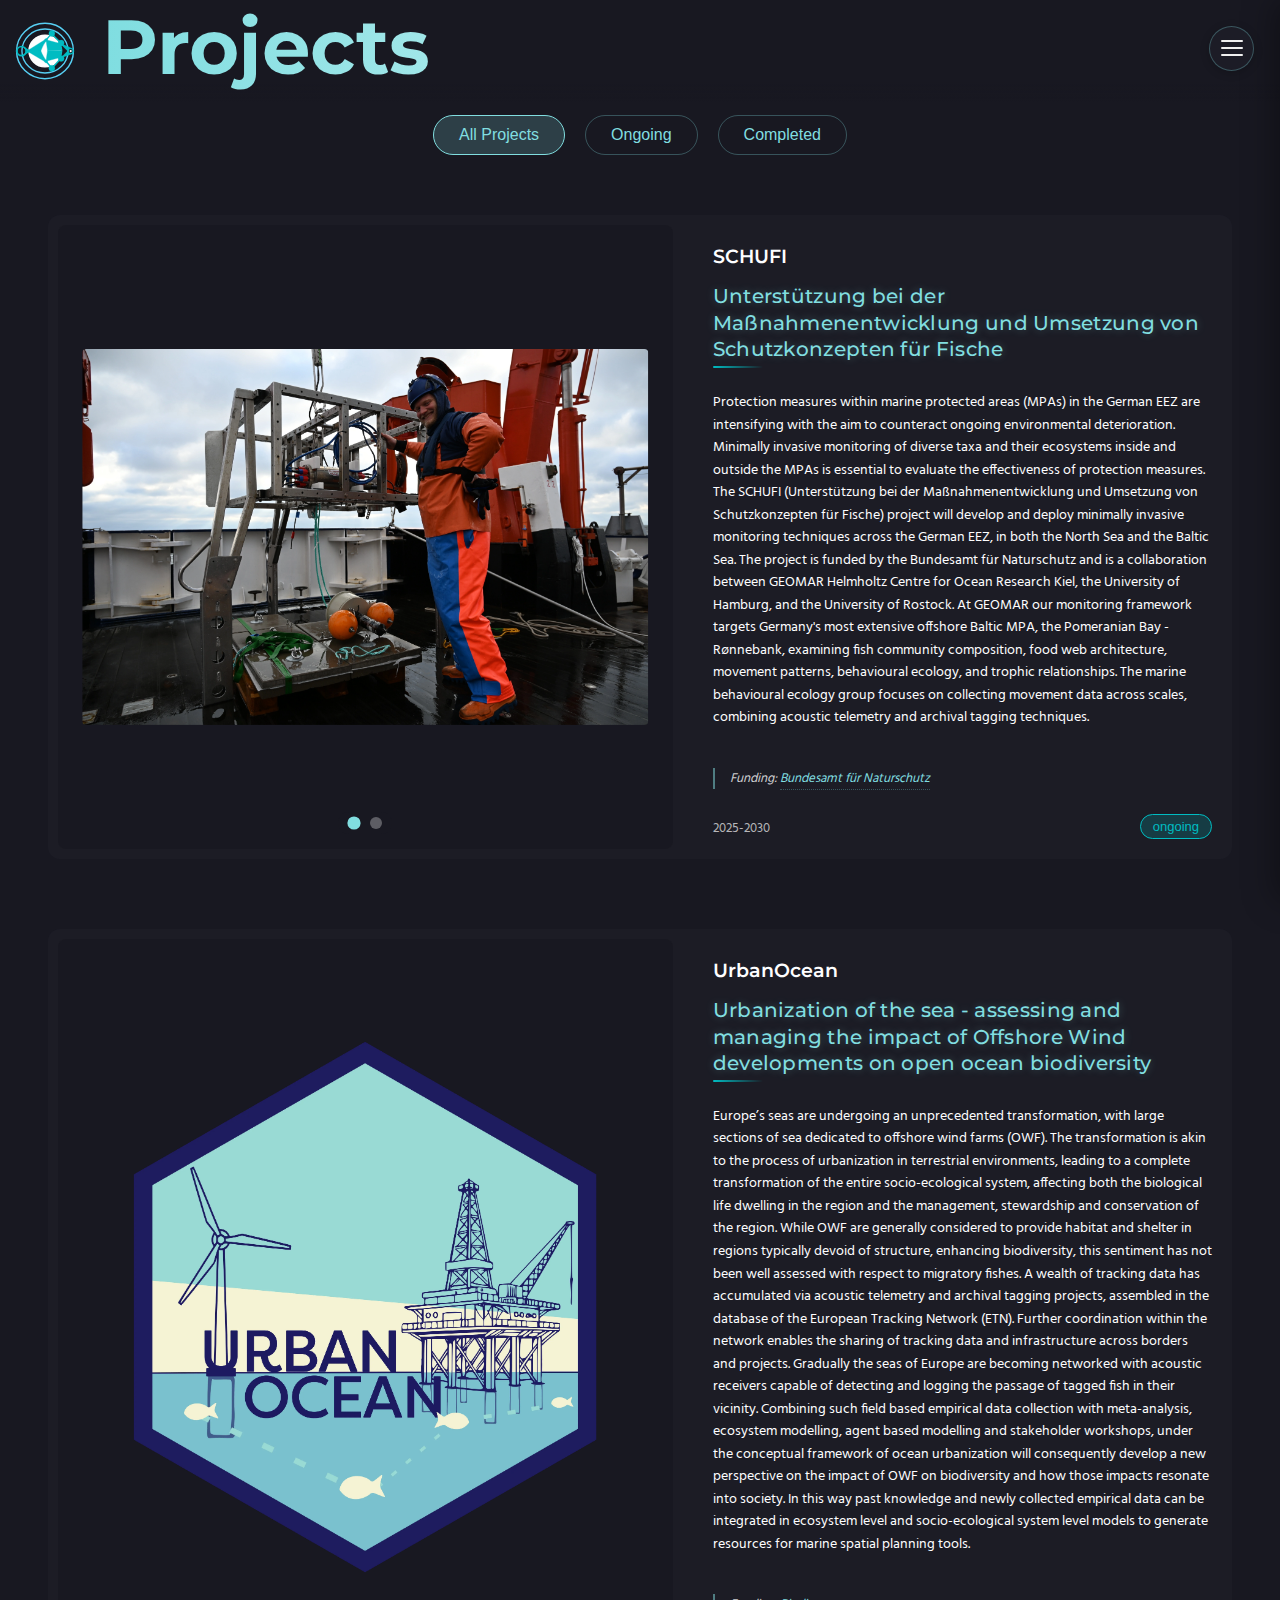
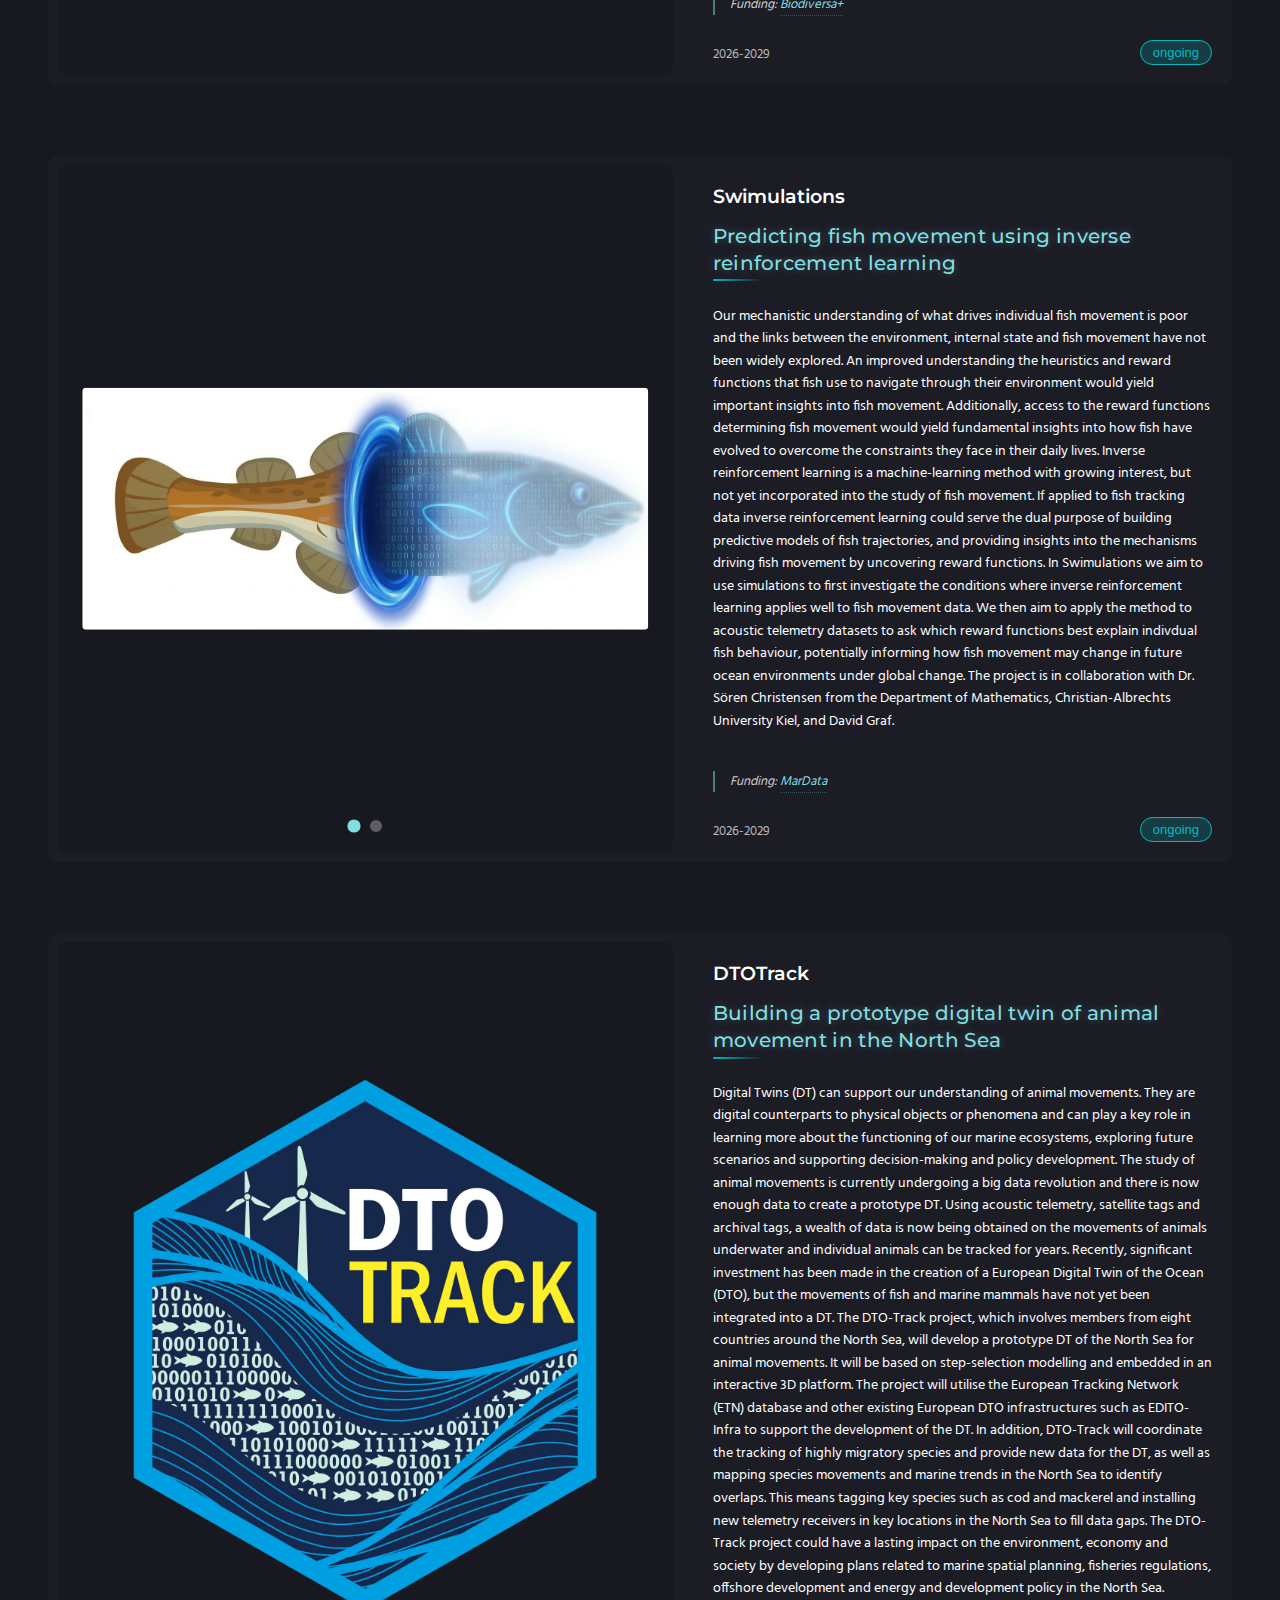
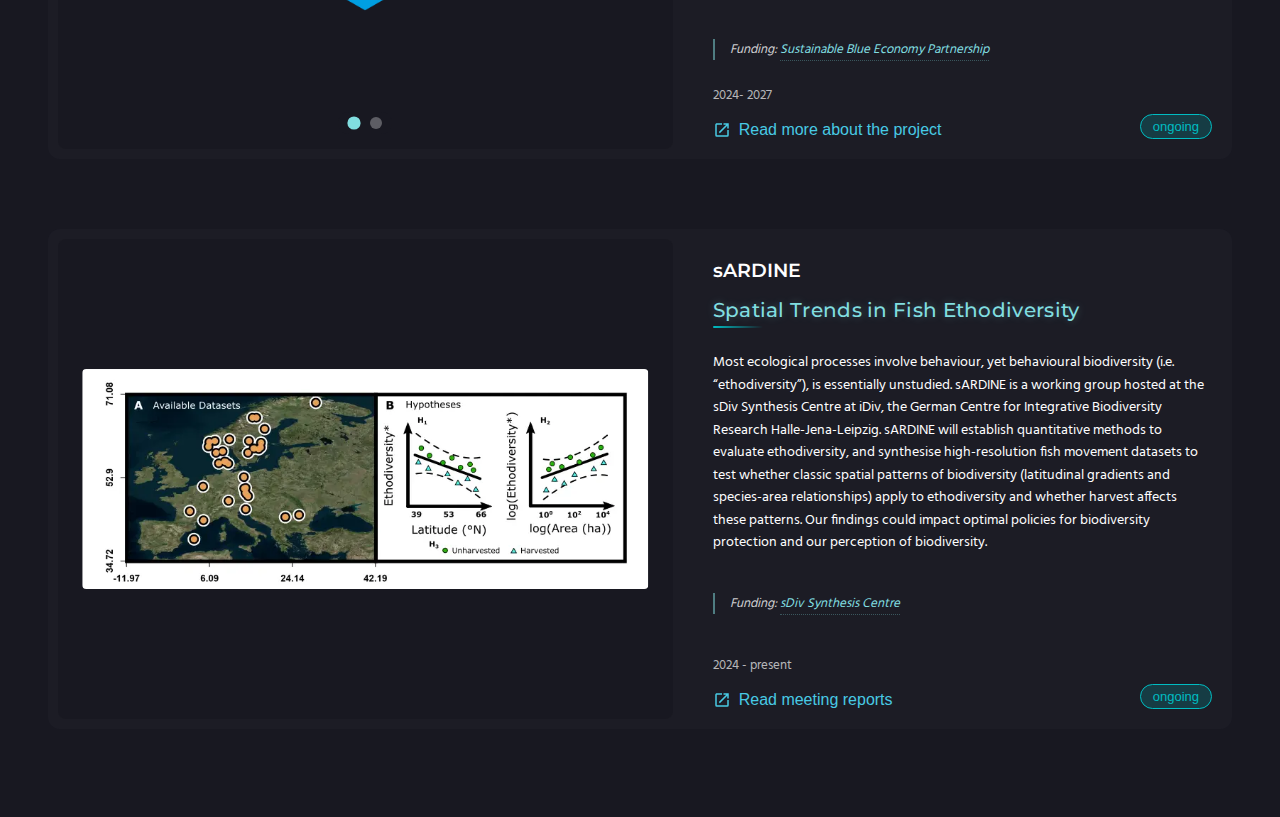
<file: Projects.html>
<!DOCTYPE html>
<html lang="en">
  
  <style>
    @import url('https://fonts.googleapis.com/css2?family=Montserrat&display=swap');
    @import url('https://fonts.googleapis.com/css2?family=Hind:wght@300&family=Montserrat&display=swap');
  </style>
  
  <head>
    <meta charset="UTF-8">
    <meta name="viewport" content="width=device-width, initial-scale=1.0">
    <meta http-equiv="X-UA-Compatible" content="ie=edge">
    <link rel="shortcut icon" type="image/xl-icon" href="LogoBlack.svg" sizes="32x32">
    <title>MarBehEco_Projects</title>
    <link rel="stylesheet" href="style_projects.css">
    <link rel="stylesheet" href="style_navbar.css">
  </head>

  <body>
    <div class="header-bg"></div>
  
    <div id="projects-page">
      <div class="logo-container">
        <img src="LogoLight.svg" alt="Logolight" id="logolight">
      </div>
      <h2>Projects</h2>
      
      <div class="projects-parent-container">
        <div id="projects-filter">
          <button class="filter-btn active" data-filter="all">All Projects</button>
          <button class="filter-btn" data-filter="ongoing">Ongoing</button>
          <button class="filter-btn" data-filter="completed">Completed</button>
        </div>
        <div id="projects-container"></div>
      </div>
    </div>
    
    <div id="navbar-container"></div>
  
    <script src="script_projects_fetch.js"></script>
    <script src="navbar.js"></script>
  </body>
</html>
</file>
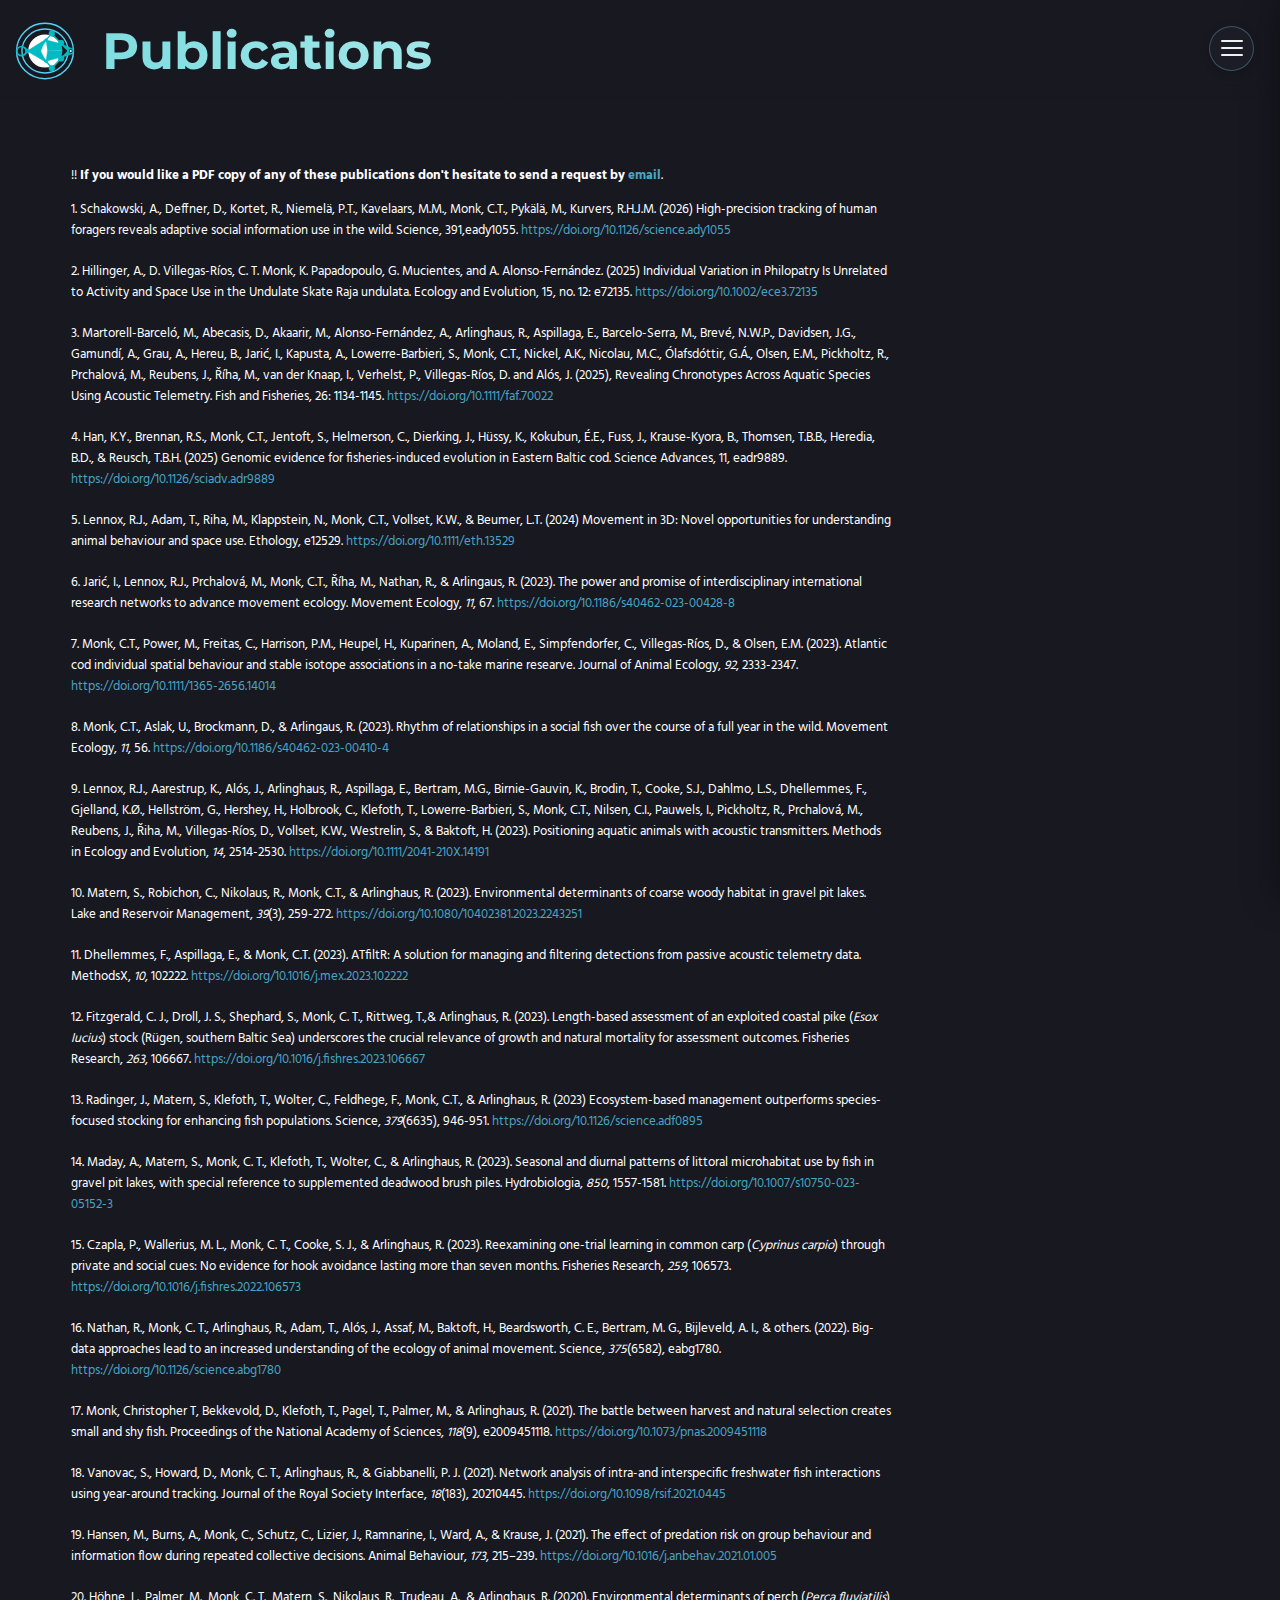
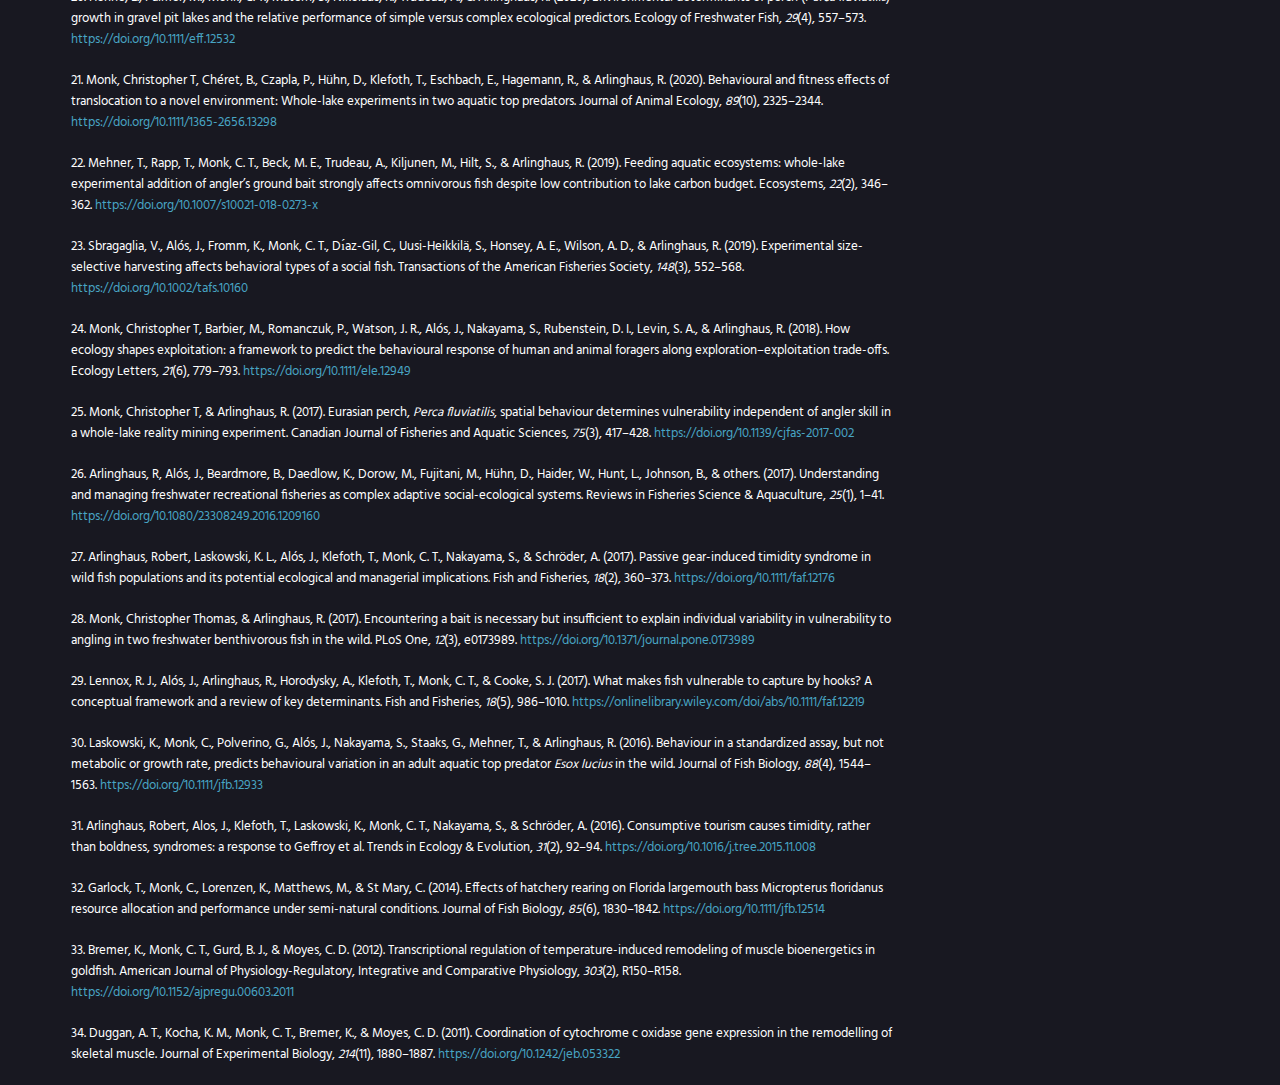
<file: Publications.html>
<!DOCTYPE html>
<html lang="en">
  
  <style>
@import url('https://fonts.googleapis.com/css2?family=Montserrat&display=swap');
@import url('https://fonts.googleapis.com/css2?family=Hind:wght@300&family=Montserrat&display=swap');
</style>
  
  <head>
    <meta charset="UTF-8">
    <meta name="viewport" content="width=device-width, initial-scale=1.0">
    <meta http-equiv="X-UA-Compatible" content="ie=edge">
      <link rel="shortcut icon" type="image/xl-icon" href="LogoBlack.svg", sizes = "32x32">
    <title>MarBehEco_Pubs</title>
    <link rel="stylesheet" href="style_pubs.css">
    <link rel="stylesheet" href="style_navbar.css">

  </head>

  <body>
    <!-- menu -->
 <div class="header-bg"> </div>

    
    
  <div id="publications-list">
    <div class="logo-container">
     <img src="LogoLight.svg" alt="Logolight" id="logolight">
    </div>
   
  <h2>Publications</h2>

  <!-- filter button -->
  <div class="publication-controls">
    <input type="text" id="publication-search" placeholder="Search publications..." class="search-input">
    <div class="filter-options">
      <button class="filter-btn active" data-filter="all">All</button>
      <button class="filter-btn" data-filter="year-2026">2026-2027</button>
      <button class="filter-btn" data-filter="year-2025">2025-2026</button>
      <button class="filter-btn" data-filter="year-2024">2024-2025</button>
      <button class="filter-btn" data-filter="year-2023">2023-2024</button>
      <button class="filter-btn" data-filter="year-2020">2020-2022</button>
      <button class="filter-btn" data-filter="year-2010">2011-2019</button>
    </div>
  </div>
    
  <div class="csl-bib-body">
    
    <p class="someText">!! <b>If you would like a PDF copy of any of these publications don't hesitate to send a request by <a href = "mailto:cmonk@geomar.de">email</b></a>. </p>

    <div data-csl-entry-id="Schakowski2026" class="csl-entry"> Schakowski, A., Deffner, D., Kortet, R., Niemelä, P.T., Kavelaars, M.M., Monk, C.T., Pykälä, M., Kurvers, R.H.J.M. (2026) High-precision tracking of human foragers reveals adaptive social information use in the wild. <span class="journal-title">Science</span>, 391,eady1055. <a href = "https://doi.org/10.1126/science.ady1055"> https://doi.org/10.1126/science.ady1055</a></div>

    <div data-csl-entry-id="Hillinger2025philopatry" class="csl-entry"> Hillinger, A., D. Villegas-Ríos, C. T. Monk, K. Papadopoulo, G. Mucientes, and A. Alonso-Fernández. (2025) Individual Variation in Philopatry Is Unrelated to Activity and Space Use in the Undulate Skate Raja undulata. <span class="journal-title">Ecology and Evolution</span>, 15, no. 12: e72135. <a href = "https://doi.org/10.1002/ece3.72135"> https://doi.org/10.1002/ece3.72135</a></div>
    
    <div data-csl-entry-id="MartorellBarcelo2025Chronotypes" class="csl-entry"> Martorell-Barceló, M., Abecasis, D., Akaarir, M., Alonso-Fernández, A., Arlinghaus, R., Aspillaga, E., Barcelo-Serra, M., Brevé, N.W.P., Davidsen, J.G., Gamundí, A., Grau, A., Hereu, B., Jarić, I., Kapusta, A., Lowerre-Barbieri, S., Monk, C.T., Nickel, A.K., Nicolau, M.C., Ólafsdóttir, G.Á., Olsen, E.M., Pickholtz, R., Prchalová, M., Reubens, J., Říha, M., van der Knaap, I., Verhelst, P., Villegas-Ríos, D. and Alós, J. (2025), Revealing Chronotypes Across Aquatic Species Using Acoustic Telemetry. <span class="journal-title">Fish and Fisheries</span>, 26: 1134-1145. <a href = "https://doi.org/10.1111/faf.70022"> https://doi.org/10.1111/faf.70022</a></div>
   
    <div data-csl-entry-id="Han2025genomic" class="csl-entry"> Han, K.Y., Brennan, R.S., Monk, C.T., Jentoft, S., Helmerson, C., Dierking, J., Hüssy, K., Kokubun, É.E., Fuss, J., Krause-Kyora, B., Thomsen, T.B.B., Heredia, B.D., &#38; Reusch, T.B.H. (2025) Genomic evidence for fisheries-induced evolution in Eastern Baltic cod. <span class="journal-title">Science Advances</span>, 11, eadr9889. <a href = "https://doi.org/10.1126/sciadv.adr9889"> https://doi.org/10.1126/sciadv.adr9889</a></div>
    
    <div data-csl-entry-id="Lennox20243d" class="csl-entry"> Lennox, R.J., Adam, T., Riha, M., Klappstein, N., Monk, C.T., Vollset, K.W., &#38; Beumer, L.T. (2024) Movement in 3D: Novel opportunities for understanding animal behaviour and space use. <span class="journal-title">Ethology</span>, e12529. <a href = "https://doi.org/10.1111/eth.13529"> https://doi.org/10.1111/eth.13529</a></div>

    <div data-csl-entry-id="Jaric2023PowerPromise" class="csl-entry"> Jarić, I., Lennox, R.J., Prchalová, M., Monk, C.T., Říha, M., Nathan, R., &#38; Arlingaus, R. (2023). The power and promise of interdisciplinary international research networks to advance movement ecology. <span class="journal-title">Movement Ecology</span>, <i>11</i>, 67. <a href = "https://doi.org/10.1186/s40462-023-00428-8"> https://doi.org/10.1186/s40462-023-00428-8</a></div>
    
    <div data-csl-entry-id="Monk2023CodIsotopes" class="csl-entry"> Monk, C.T., Power, M., Freitas, C., Harrison, P.M., Heupel, H., Kuparinen, A., Moland, E., Simpfendorfer, C., Villegas-Ríos, D., &#38; Olsen, E.M. (2023). Atlantic cod individual spatial behaviour and stable isotope associations in a no-take marine researve. <span class="journal-title">Journal of Animal Ecology</span>, <i>92</i>, 2333-2347. <a href = "https://doi.org/10.1111/1365-2656.14014"> https://doi.org/10.1111/1365-2656.14014</a></div>

    <div data-csl-entry-id="Monk2023Rhythms" class="csl-entry"> Monk, C.T., Aslak, U., Brockmann, D., &#38; Arlingaus, R. (2023). Rhythm of relationships in a social fish over the course of a full year in the wild. <span class="journal-title">Movement Ecology</i>, <i>11</i>, 56. <a href = "https://doi.org/10.1186/s40462-023-00410-4"> https://doi.org/10.1186/s40462-023-00410-4</a></div>
    
    <div data-csl-entry-id="Lennox2023Positioning" class="csl-entry">Lennox, R.J., Aarestrup, K., Alós, J., Arlinghaus, R., Aspillaga, E., Bertram, M.G., Birnie-Gauvin, K., Brodin, T., Cooke, S.J., Dahlmo, L.S., Dhellemmes, F., Gjelland, K.Ø., Hellström, G., Hershey, H., Holbrook, C., Klefoth, T., Lowerre-Barbieri, S., Monk, C.T., Nilsen, C.I., Pauwels, I., Pickholtz, R., Prchalová, M., Reubens, J., Řiha, M., Villegas-Ríos, D., Vollset, K.W., Westrelin, S., &#38; Baktoft, H. (2023). Positioning aquatic animals with acoustic transmitters. <span class="journal-title">Methods in Ecology and Evolution</span>, <i>14</i>, 2514-2530. <a href = "https://doi.org/10.1111/2041-210X.14191"> https://doi.org/10.1111/2041-210X.14191</a></div>
    
    <div data-csl-entry-id="Matern2023deadwood" class="csl-entry">Matern, S., Robichon, C., Nikolaus, R., Monk, C.T., &#38; Arlinghaus, R. (2023). Environmental determinants of coarse woody habitat in gravel pit lakes. <span class="journal-title">Lake and Reservoir Management</span>, <i>39</i>(3), 259-272. <a href = "https://doi.org/10.1080/10402381.2023.2243251"> https://doi.org/10.1080/10402381.2023.2243251</a></div>

    <div data-csl-entry-id="Dhellemmes2023ATfiltR" class="csl-entry">Dhellemmes, F., Aspillaga, E., &#38; Monk, C.T. (2023). ATfiltR: A solution for managing and filtering detections from passive acoustic telemetry data. <span class="journal-title">MethodsX</span>, <i>10</i>, 102222. <a href = "https://doi.org/10.1016/j.mex.2023.102222"> https://doi.org/10.1016/j.mex.2023.102222</a></div>

    <div data-csl-entry-id="Fitzgerald2023lengthbased" class="csl-entry">Fitzgerald, C. J., Droll, J. S., Shephard, S., Monk, C. T., Rittweg, T.,&#38; Arlinghaus, R. (2023). Length-based assessment of an exploited coastal pike (<i>Esox lucius</i>) stock (Rügen, southern Baltic Sea) underscores the crucial relevance of growth and natural mortality for assessment outcomes. <span class="journal-title">Fisheries Research</span>, <i>263</i>, 106667. <a href = "https://www.sciencedirect.com/science/article/abs/pii/S0165783623000607"> https://doi.org/10.1016/j.fishres.2023.106667</a></div>
    
    <div data-csl-entry-id="radinger2023ecosystem" class="csl-entry">Radinger, J., Matern, S., Klefoth, T., Wolter, C., Feldhege, F., Monk, C.T., &#38; Arlinghaus, R. (2023) Ecosystem-based management outperforms species-focused stocking for enhancing fish populations. <span class="journal-title">Science</span>, <i>379</i>(6635), 946-951. <a href = "https://www.science.org/doi/10.1126/science.adf0895"> https://doi.org/10.1126/science.adf0895</a></div>

    <div data-csl-entry-id="maday2023seasonal" class="csl-entry">Maday, A., Matern, S., Monk, C. T., Klefoth, T., Wolter, C., &#38; Arlinghaus, R. (2023). Seasonal and diurnal patterns of littoral microhabitat use by fish in gravel pit lakes, with special reference to supplemented deadwood brush piles. <span class="journal-title">Hydrobiologia</span>, <i>850</i>, 1557-1581. <a href = "https://link.springer.com/article/10.1007/s10750-023-05152-3">https://doi.org/10.1007/s10750-023-05152-3</a></div>

      <div data-csl-entry-id="czapla2023reexamining" class="csl-entry">Czapla, P., Wallerius, M. L., Monk, C. T., Cooke, S. J., &#38; Arlinghaus, R. (2023). Reexamining one-trial learning in common carp (<i>Cyprinus carpio</i>) through private and social cues: No evidence for hook avoidance lasting more than seven months. <span class="journal-title">Fisheries Research</span>, <i>259</i>, 106573. <a href = "https://www.sciencedirect.com/science/article/abs/pii/S0165783622003502?via%3Dihub"> https://doi.org/10.1016/j.fishres.2022.106573</a></div>
    
  <div data-csl-entry-id="nathan2022big" class="csl-entry">Nathan, R., Monk, C. T., Arlinghaus, R., Adam, T., Alós, J., Assaf, M., Baktoft, H., Beardsworth, C. E., Bertram, M. G., Bijleveld, A. I., &#38; others. (2022). Big-data approaches lead to an increased understanding of the ecology of animal movement. <span class="journal-title">Science</span>, <i>375</i>(6582), eabg1780. <a href ="https://doi.org/10.1126/science.abg1780">https://doi.org/10.1126/science.abg1780</a></div>
    
    <div data-csl-entry-id="monk2021battle" class="csl-entry">Monk, Christopher T, Bekkevold, D., Klefoth, T., Pagel, T., Palmer, M., &#38; Arlinghaus, R. (2021). The battle between harvest and natural selection creates small and shy fish. <span class="journal-title">Proceedings of the National Academy of Sciences</span>, <i>118</i>(9), e2009451118. <a href = "https://doi.org/10.1073/pnas.2009451118">https://doi.org/10.1073/pnas.2009451118</a></div>
    
  <div data-csl-entry-id="vanovac2021network" class="csl-entry">Vanovac, S., Howard, D., Monk, C. T., Arlinghaus, R., &#38; Giabbanelli, P. J. (2021). Network analysis of intra-and interspecific freshwater fish interactions using year-around tracking. <span class="journal-title">Journal of the Royal Society Interface</span>, <i>18</i>(183), 20210445. <a href = "https://doi.org/10.1098/rsif.2021.0445">https://doi.org/10.1098/rsif.2021.0445</a></div>
    
  <div data-csl-entry-id="hansen2021effect" class="csl-entry">Hansen, M., Burns, A., Monk, C., Schutz, C., Lizier, J., Ramnarine, I., Ward, A., &#38; Krause, J. (2021). The effect of predation risk on group behaviour and information flow during repeated collective decisions. <span class="journal-title">Animal Behaviour</span>, <i>173</i>, 215–239. <a href = "https://doi.org/10.1016/j.anbehav.2021.01.005">https://doi.org/10.1016/j.anbehav.2021.01.005</a></div>
    
  <div data-csl-entry-id="hohne2020environmental" class="csl-entry">Höhne, L., Palmer, M., Monk, C. T., Matern, S., Nikolaus, R., Trudeau, A., &#38; Arlinghaus, R. (2020). Environmental determinants of perch (<i>Perca fluviatilis</i>) growth in gravel pit lakes and the relative performance of simple versus complex ecological predictors. <span class="journal-title">Ecology of Freshwater Fish</span>, <i>29</i>(4), 557–573. <a href 
= "https://doi.org/10.1111/eff.12532">https://doi.org/10.1111/eff.12532</a></div> 
    
  <div data-csl-entry-id="monk2020behavioural" class="csl-entry">Monk, Christopher T, Chéret, B., Czapla, P., Hühn, D., Klefoth, T., Eschbach, E., Hagemann, R., &#38; Arlinghaus, R. (2020). Behavioural and fitness effects of translocation to a novel environment: Whole-lake experiments in two aquatic top predators. <span class="journal-title">Journal of Animal Ecology</span>, <i>89</i>(10), 2325–2344. <a href = "https://doi.org/10.1111/1365-2656.13298">https://doi.org/10.1111/1365-2656.13298</a></div>

  <div data-csl-entry-id="mehner2019feeding" class="csl-entry">Mehner, T., Rapp, T., Monk, C. T., Beck, M. E., Trudeau, A., Kiljunen, M., Hilt, S., &#38; Arlinghaus, R. (2019). Feeding aquatic ecosystems: whole-lake experimental addition of angler’s ground bait strongly affects omnivorous fish despite low contribution to lake carbon budget. <span class="journal-title">Ecosystems</span>, <i>22</i>(2), 346–362. <a href = "https://doi.org/10.1007/s10021-018-0273-x">https://doi.org/10.1007/s10021-018-0273-x</a></div>  
    
  <div data-csl-entry-id="sbragaglia2019experimental" class="csl-entry">Sbragaglia, V., Alós, J., Fromm, K., Monk, C. T., Dı́az-Gil, C., Uusi-Heikkilä, S., Honsey, A. E., Wilson, A. D., &#38; Arlinghaus, R. (2019). Experimental size-selective harvesting affects behavioral types of a social fish. <span class="journal-title">Transactions of the American Fisheries Society</span>, <i>148</i>(3), 552–568. <a href = "https://doi.org/10.1002/tafs.10160">https://doi.org/10.1002/tafs.10160</a></div>
    
  <div data-csl-entry-id="monk2018ecology" class="csl-entry">Monk, Christopher T, Barbier, M., Romanczuk, P., Watson, J. R., Alós, J., Nakayama, S., Rubenstein, D. I., Levin, S. A., &#38; Arlinghaus, R. (2018). How ecology shapes exploitation: a framework to predict the behavioural response of human and animal foragers along exploration–exploitation trade-offs. <span class="journal-title">Ecology Letters</span>, <i>21</i>(6), 779–793. <a href = " https://doi.org/10.1111/ele.12949"> https://doi.org/10.1111/ele.12949</a></div>
    
  <div data-csl-entry-id="monk2017eurasian" class="csl-entry">Monk, Christopher T, &#38; Arlinghaus, R. (2017). Eurasian perch, <i>Perca fluviatilis</i>, spatial behaviour determines vulnerability independent of angler skill in a whole-lake reality mining experiment. <span class="journal-title">Canadian Journal of Fisheries and Aquatic Sciences</span>, <i>75</i>(3), 417–428. <a href = "https://doi.org/10.1139/cjfas-2017-002">https://doi.org/10.1139/cjfas-2017-002</a></div>
    
  <div data-csl-entry-id="arlinghaus2017understanding" class="csl-entry">Arlinghaus, R, Alós, J., Beardmore, B., Daedlow, K., Dorow, M., Fujitani, M., Hühn, D., Haider, W., Hunt, L., Johnson, B., &#38; others. (2017). Understanding and managing freshwater recreational fisheries as complex adaptive social-ecological systems. <span class="journal-title">Reviews in Fisheries Science &#38; Aquaculture</span>, <i>25</i>(1), 1–41. <a href = "https://doi.org/10.1080/23308249.2016.1209160">https://doi.org/10.1080/23308249.2016.1209160</a></div>
    
    <div data-csl-entry-id="arlinghaus2017passive" class="csl-entry">Arlinghaus, Robert, Laskowski, K. L., Alós, J., Klefoth, T., Monk, C. T., Nakayama, S., &#38; Schröder, A. (2017). Passive gear-induced timidity syndrome in wild fish populations and its potential ecological and managerial implications. <span class="journal-title">Fish and Fisheries</span>, <i>18</i>(2), 360–373. <a href = "https://doi.org/10.1111/faf.12176">https://doi.org/10.1111/faf.12176</a></div> 
    
  <div data-csl-entry-id="monk2017encountering" class="csl-entry">Monk, Christopher Thomas, &#38; Arlinghaus, R. (2017). Encountering a bait is necessary but insufficient to explain individual variability in vulnerability to angling in two freshwater benthivorous fish in the wild. <span class="journal-title">PLoS One</span>, <i>12</i>(3), e0173989. <a href = "https://doi.org/10.1371/journal.pone.0173989">https://doi.org/10.1371/journal.pone.0173989</a></div>
    
  <div data-csl-entry-id="lennox2017makes" class="csl-entry">Lennox, R. J., Alós, J., Arlinghaus, R., Horodysky, A., Klefoth, T., Monk, C. T., &#38; Cooke, S. J. (2017). What makes fish vulnerable to capture by hooks? A conceptual framework and a review of key determinants. <span class="journal-title">Fish and Fisheries</span>, <i>18</i>(5), 986–1010. <a href = "https://onlinelibrary.wiley.com/doi/abs/10.1111/faf.12219">https://onlinelibrary.wiley.com/doi/abs/10.1111/faf.12219</a></div>
    
  <div data-csl-entry-id="laskowski2016behaviour" class="csl-entry">Laskowski, K., Monk, C., Polverino, G., Alós, J., Nakayama, S., Staaks, G., Mehner, T., &#38; Arlinghaus, R. (2016). Behaviour in a standardized assay, but not metabolic or growth rate, predicts behavioural variation in an adult aquatic top predator <i>Esox lucius</i> in the wild. <span class="journal-title">Journal of Fish Biology</span>, <i>88</i>(4), 1544–1563. <a href = "https://doi.org/10.1111/jfb.12933">https://doi.org/10.1111/jfb.12933</a></div>
    
  <div data-csl-entry-id="arlinghaus2016consumptive" class="csl-entry">Arlinghaus, Robert, Alos, J., Klefoth, T., Laskowski, K., Monk, C. T., Nakayama, S., &#38; Schröder, A. (2016). Consumptive tourism causes timidity, rather than boldness, syndromes: a response to Geffroy et al. <span class="journal-title">Trends in Ecology &#38; Evolution</span>, <i>31</i>(2), 92–94. <a href = "https://doi.org/10.1016/j.tree.2015.11.008">https://doi.org/10.1016/j.tree.2015.11.008</a></div>
    
  <div data-csl-entry-id="garlock2014effects" class="csl-entry">Garlock, T., Monk, C., Lorenzen, K., Matthews, M., &#38; St Mary, C. (2014). Effects of hatchery rearing on Florida largemouth bass Micropterus floridanus resource allocation and performance under semi-natural conditions. <span class="journal-title">Journal of Fish Biology</span>, <i>85</i>(6), 1830–1842. <a href = "https://doi.org/10.1111/jfb.12514">https://doi.org/10.1111/jfb.12514</a></div>
    
  <div data-csl-entry-id="bremer2012transcriptional" class="csl-entry">Bremer, K., Monk, C. T., Gurd, B. J., &#38; Moyes, C. D. (2012). Transcriptional regulation of temperature-induced remodeling of muscle bioenergetics in goldfish. <span class="journal-title">American Journal of Physiology-Regulatory, Integrative and Comparative Physiology</span>, <i>303</i>(2), R150–R158. <a href = "https://doi.org/10.1152/ajpregu.00603.2011">https://doi.org/10.1152/ajpregu.00603.2011</a></div>
    
  <div data-csl-entry-id="duggan2011coordination" class="csl-entry">Duggan, A. T., Kocha, K. M., Monk, C. T., Bremer, K., &#38; Moyes, C. D. (2011). Coordination of cytochrome c oxidase gene expression in the remodelling of skeletal muscle. <span class="journal-title">Journal of Experimental Biology</span>, <i>214</i>(11), 1880–1887. <a href = "https://doi.org/10.1242/jeb.053322">https://doi.org/10.1242/jeb.053322</a></div>
    
</div>
</div>

<div id="navbar-container"></div>
  
<script src="script_publication_filter.js"></script>
<script src="navbar.js"></script>
  </body>
</html>
</file>
<file: style_projects.css>
/* Base Styles */
html, body {
    font-size: 16px;
    height: auto;
    background-color: #181821;
  }
  
  @font-face {
    font-family: 'Montserrat';
    src: url('https://fonts.googleapis.com/css2?family=Montserrat&display=swap');
    font-weight: normal;
    font-style: normal;
  }
  
  /* Header Styles */
  .header-bg {
    position: fixed; 
    top: 0;
    left: 0;
    width: 100%;
    height: 8vw;
    background: linear-gradient(to bottom, #181821 80%, transparent); 
    z-index: 9;
    overflow: hidden;
  }
  
  .logo-container {
    position: fixed; 
    top: 0.5vw;
    left: 0vw;
    width: 7vw;
    height: 7vw;
    background: transparent;
    z-index: 12;
  }
  
  .logo-container img {
    position: relative;
    width: 100%;
    height: 100%;
  }
  
  h2 {
    position: fixed;
    width: 100%;
    top: 0;
    left: 8vw;
    height: 8vw;
    z-index: 10;
    font-family: 'Montserrat', sans-serif;
    font-size: 6vw;
    margin-top: 0;
    padding: 0;
    background-clip: text;
    -webkit-background-clip: text;
    color: transparent;
    -webkit-text-fill-color: transparent;
    background-image: linear-gradient(to right, #00bcc2, #ffffff);
    background-size: 200% 100%;
    background-position: 100%;
    transition: background-position 0.5s ease-in-out;
  }
  
 /* (Previous header styles remain exactly the same) */

/* Projects Container */
.projects-parent-container {
    margin-top: 9vw;
    padding: 0 40px 80px;
    max-width: 1600px;
    margin-left: auto;
    margin-right: auto;
  }
  
  #projects-filter {
    display: flex;
    gap: 20px;
    margin-bottom: 60px;
    padding: 0 20px;
    justify-content: center;
  }
  
  .filter-btn {
    background: transparent;
    border: 1px solid rgba(129, 222, 224, 0.3);
    color: #81dee0;
    padding: 10px 25px;
    border-radius: 20px;
    font-family: 'Montserrat', sans-serif;
    font-size: 16px;
    cursor: pointer;
    transition: all 0.3s ease;
  }
  
  .filter-btn:hover, .filter-btn.active {
    background: rgba(129, 222, 224, 0.1);
    border-color: #81dee0;
  }
  
  .filter-btn.active {
    background: rgba(129, 222, 224, 0.2);
  }
  
  /* Projects Grid */
  #projects-container {
    display: flex;
    flex-direction: column;
    gap: 70px;
  }
  
  /* Project Cards */
  .project-card {
    position: relative;
    display: grid;
    grid-template-columns: 1.1fr 0.9fr;
    gap: 20px;
    min-height: 400px; /* Reduced from 500px */
    background: rgba(30, 30, 40, 0.7);
    border-radius: 12px;
    overflow: hidden;
  }
  
 
 .project-card::before {
  content: '';
  position: absolute;
  top: 0;
  left: 0;
  right: 0;
  bottom: 0;
  border-radius: 12px;
  border: 1px solid transparent;
  background: linear-gradient(135deg, rgba(0, 188, 194, 0.3), rgba(0, 188, 194, 0)) border-box;
  -webkit-mask: 
    linear-gradient(#fff 0 0) padding-box, 
    linear-gradient(#fff 0 0);
  -webkit-mask-composite: destination-out;
  mask-composite: exclude;
  pointer-events: none;
  transition: all 0.3s ease;
  z-index: -1; /* Ensures it stays behind content */
  margin: 0; /* Remove any default margins */
  box-sizing: border-box; /* Include border in dimensions */
 }
  
  .project-card:hover {
    transform: translateY(-5px);
    box-shadow: 0 15px 30px rgba(0, 188, 194, 0.2);
  }
  
  .project-card:hover::before {
    border: 1px solid rgba(0, 188, 194, 0.5);
  }
  
  /* Media Section */
  .project-media-container {
    position: relative;
    width: calc(100% - 20px); /* Slightly smaller to prevent overlap */
    height: calc(100% - 20px); /* Reduced height for breathing room */
    min-height: 380px; /* Reduced from 500px */
    margin: 10px; /* Creates the seamless gap */
    overflow: hidden;
    display: flex;
    align-items: center;
    justify-content: center;
    background: rgba(24, 24, 33, 0.8); /* Match card background */
    border-radius: 8px;
    grid-column: 1;
  }

  .project-media-container,
  .project-media-slider,
  .project-media {
  border: none;
  box-shadow: none;
}
  
  /* Image Slider Container */
  .project-media-slider {
    position: relative;
    width: 92%; /* Slightly smaller than container */
    height: 92%;
    display: flex;
    align-items: center;
    justify-content: center;
  }
  
  /* Individual Image Styles */
  .project-media {
    max-width: 100%;
    max-height: 100%;
    width: auto;
    height: auto;
    object-fit: contain;
    position: absolute;
    top: 50%;
    left: 50%;
    transform: translate(-50%, -50%);
    opacity: 0;
    transition: opacity 0.5s ease;
    border-radius: 4px; /* Soft rounded corners for images */
  }
  
  .project-media.active {
    opacity: 1;
  }
  
  /* Navigation Dots */
  .media-nav {
    position: absolute;
    bottom: 15px;
    left: 50%;
    transform: translateX(-50%);
    display: flex;
    gap: 10px;
    z-index: 2;
    background: rgba(24, 24, 33, 0.9); /* Slightly darker for contrast */
    padding: 5px 10px;
    border-radius: 20px;
  }
  
  .media-nav-btn {
    width: 12px;
    height: 12px;
    border-radius: 50%;
    background: rgba(255, 255, 255, 0.3);
    border: none;
    cursor: pointer;
    transition: all 0.3s ease;
  }
  
  .media-nav-btn.active {
    background: #81dee0;
    transform: scale(1.1);
  }
  
  /* Card Layout Adjustments */
  .project-card {
    display: grid;
    grid-template-columns: 1.1fr 0.9fr;
    gap: 30px;
    min-height: 500px;
    background: rgba(30, 30, 40, 0.7);
    border-radius: 12px;
    overflow: hidden;
  }
  
  /* Responsive Adjustments */
@media (max-width: 1024px) {
    .project-media-container {
      min-height: 330px;
    }
  }
  
  @media (max-width: 768px) {
    .project-card {
      grid-template-columns: 1fr;
      min-height: auto;
    }
    
    .project-media-container {
      min-height: 250px;
    margin: 8px;
    width: calc(100% - 16px);
    height: auto;
    aspect-ratio: 16/9; /* Maintain aspect ratio */
    }
  }
  
  @media (max-width: 480px) {
    .project-card {
      min-height: auto;
    }
    
    .project-media-container {
      min-height: 200px;
    }
    
    .project-header {
      margin-bottom: 8px;
    }
    
    .project-links {
      flex-direction: column;
      gap: 8px;
    }
  }


  /* Content Section */
  .project-content {
    padding: 30px 20px 20px 0;
    display: flex;
    flex-direction: column;
  }
  
  .project-header {
    color: #fefeff;
    font-family: 'Montserrat', sans-serif;
    font-size: clamp(16px, 1.5vw, 48px);
    font-weight: 600;
    margin: 0 0 15px 0;
    line-height: 1.2;
  }
  
  .project-subtitle {
    color: #81dee0; /* Light blue to match your accent color */
    font-family: 'Montserrat', sans-serif;
    font-size: clamp(18px, 1.6vw, 22px); /* Responsive sizing */
    font-weight: 500; /* Semi-bold */
    margin: 0 0 15px 0;
    line-height: 1.3;
    letter-spacing: 0.3px; /* Slightly more spacious */
    text-shadow: 0 0 8px rgba(129, 222, 224, 0.3); /* Soft glow */
    position: relative;
    display: inline-block; /* For pseudo-element */
  }
  
  /* Optional: Add decorative underline */
  .project-subtitle::after {
    content: '';
    position: absolute;
    bottom: -5px;
    left: 0;
    width: 50px;
    height: 2px;
    background: linear-gradient(90deg, #00bcc2, transparent);
    border-radius: 2px;
  }
  
  /* Hover effect */
  .project-subtitle:hover {
    text-shadow: 0 0 12px rgba(129, 222, 224, 0.5);
  }
  
  .project-description {
    color: #fefeff;
    font-family: 'Hind', sans-serif;
    font-size: clamp(14px, 1.1vw, 18px);
    line-height: 1.6;
    margin-bottom: 25px;
  }
  
  .project-funding {
    color: rgba(254, 254, 255, 0.8);
    font-family: 'Hind', sans-serif;
    font-size: clamp(13px, 1vw, 16px);
    font-style: italic;
    margin-bottom: 25px;
    padding-left: 15px;
    border-left: 2px solid rgba(129, 222, 224, 0.5);
  }
  
  /* Meta Information */
  .project-meta-container {
    margin-top: auto;
    display: flex;
    justify-content: space-between;
    align-items: flex-end;
  }
  
  .project-meta {
    font-family: 'Hind', sans-serif;
    font-size: clamp(12px, 1vw, 16px);
    color: rgba(254, 254, 255, 0.7);
  }
  
  .project-status {
    display: inline-block;
    padding: 4px 12px;
    border-radius: 15px;
    font-size: 13px;
    font-family: 'Montserrat', sans-serif;
    margin-bottom: 0;
    order: 2;
  }
  
  .status-ongoing {
    background-color: rgba(0, 188, 194, 0.2);
    color: #00bcc2;
    border: 1px solid #00bcc2;
  }
  
  .status-completed {
    background-color: rgba(72, 202, 228, 0.2);
    color: #48cae4;
    border: 1px solid #48cae4;
  }
  
  /* Links */
  .project-links {
    display: flex;
    gap: 25px;
    margin-top: 15px;
  }
  
  .project-link {
    color: #48cae4;
    text-decoration: none;
    font-size: 16px;
    transition: color 0.3s;
    display: flex;
    align-items: center;
    gap: 8px;
    font-family: 'Montserrat', sans-serif;
  }
  
  .project-link:hover {
    color: #00b4d8;
  }
  
  .project-link svg {
    width: 18px;
    height: 18px;
    fill: currentColor;
  }

  .funding-link {
    color: #81dee0;
    text-decoration: none;
    transition: color 0.3s;
    border-bottom: 1px dotted rgba(129, 222, 224, 0.3);
  }
  
  .funding-link:hover {
    color: #00b4d8;
    border-bottom: 1px solid rgba(0, 180, 216, 0.7);
  }
  
  /* Wide Screen Adjustments */
  @media (min-width: 1600px) {
    .project-card {
      grid-template-columns: 1fr 1fr;
    }
    
    .project-content {
      padding-right: 60px;
    }
  }
  
  /* Tablet Layout */
  @media (max-width: 1024px) {
    .project-card {
      min-height: 450px;
    }
    
    .project-media-container {
      min-height: 450px;
    }
    
    .project-header {
      font-size: 28px;
    }
    
    .project-subtitle {
      font-size: 18px;
    }
    
    .project-description {
      font-size: 17px;
    }
  }
  
  /* Mobile Layout */
  @media (max-width: 768px) {
    .projects-parent-container {
      padding: 0 25px 60px;
    }
    
    .project-card {
      grid-template-columns: 1fr;
      min-height: auto;
      gap: 0;
    }
    
    .project-media-container {
      min-height: 350px;
    }
    
    .project-content {
      padding: 30px;
    }
    
    .project-header {
      font-size: 26px;
    }
    
    .project-subtitle {
      font-size: 17px;
    }
    
    #projects-filter {
      flex-wrap: wrap;
      gap: 12px;
      margin-bottom: 40px;
    }
    
    .filter-btn {
      padding: 8px 18px;
      font-size: 14px;
    }
  }
  
  /* Small Mobile */
  @media (max-width: 480px) {
 
    
    .project-subtitle {
      font-size: 16px;
    }
    
    .project-description {
      font-size: 16px;
    }
    
    .project-meta-container {
      flex-direction: column;
      align-items: flex-start;
      gap: 15px;
    }
    
    .project-status {
      order: 0;
      align-self: flex-end;
    }
  }
</file>
<file: style_navbar.css>
/* ===== HAMBURGER SIDEBAR NAVIGATION ===== */

/* Define variables for easy customization */
:root {
  --sidebar-width: 280px;
  --sidebar-bg: rgba(24, 24, 33, 0.98);
  --sidebar-text-color: #f0f0f0 !important; /* Slightly softer white */
  --sidebar-accent-color: #81dee0 !important;
  --sidebar-accent-gradient: linear-gradient(to bottom, #00bcc2, #81dee0);
  --sidebar-hover-bg: rgba(129, 222, 224, 0.1);
  --hamburger-bg: rgba(30, 30, 40, 0.8); /* Slightly increased opacity */
  --hamburger-border-color: rgba(129, 222, 224, 0.3);
  --overlay-bg: rgba(0, 0, 0, 0.6); /* Darker overlay */
  --transition-speed: 0.4s;
  --transition-easing: cubic-bezier(0.25, 0.8, 0.25, 1); /* Smoother ease-out */
  --font-stack: 'Montserrat', sans-serif;
  --item-stagger-delay: 0.05s; /* Delay between each item animation */
}

/* Core Container - Holds button, overlay, panel */
#navbar-container {
  position: fixed; /* Changed from relative to fixed for viewport positioning */
  top: 0;
  right: 0;
  /* No width/height needed, children are fixed/absolute */
  z-index: 100; /* Ensure it's above most content */
}

/* Hamburger Button */
.hamburger-btn {
  position: fixed; /* Keep fixed relative to viewport */
  top: 2vw;       /* Initial top position */
  right: 2vw;      /* Initial right position */
  width: 3.5vw;
  height: 3.5vw;
  min-width: 45px;
  min-height: 45px;
  display: flex;
  flex-direction: column;
  justify-content: center;
  align-items: center;
  background: var(--hamburger-bg);
  border: 1px solid var(--hamburger-border-color);
  border-radius: 50%;
  cursor: pointer;
  /* Ensure 'all' or specific properties are transitioned */
  transition: all var(--transition-speed) var(--transition-easing);
  z-index: 102;
  padding: 0;
  box-shadow: 0 2px 10px rgba(0, 0, 0, 0.2);
  transform-origin: center center; /* Explicitly state origin for clarity */
}

.hamburger-btn:hover {
  border-color: var(--sidebar-accent-color);
  box-shadow: 0 0 15px rgba(129, 222, 224, 0.4); /* Enhanced hover shadow */
  transform: scale(1.05); /* Slight scale on hover */
}

.hamburger-line {
  width: 50%; /* Back to original width if you changed it */
  height: 2px;
  background: var(--sidebar-text-color);
  margin: 2.5px 0;
  transition: all var(--transition-speed) var(--transition-easing);
  transform-origin: center;
  border-radius: 1px;
}

/* Sidebar Panel */
.sidebar-panel {
  position: fixed;
  top: 0;
  right: 0;
  width: var(--sidebar-width);
  max-width: 90vw; /* Prevent excessive width on small viewports */
  height: 100vh;
  background: var(--sidebar-bg);
  box-shadow: -5px 0 30px rgba(0, 0, 0, 0.35); /* Slightly stronger shadow */
  transform: translateX(100%);
  transition: transform var(--transition-speed) var(--transition-easing);
  z-index: 101; /* Below button, above overlay */
  display: flex;
  flex-direction: column;
  /* Adjusted padding for better spacing */
  padding: 2vw;
  box-sizing: border-box; /* Include padding in width */
  overflow-y: auto; /* Allow scrolling if content overflows */
}

/* Works for Chrome, Edge, Safari */
.sidebar-panel::-webkit-scrollbar {
  width: 24px; /* Slim scrollbar */
}

.sidebar-panel::-webkit-scrollbar-track {
  background: rgba(24, 24, 33, 0.5);
  border-radius: 5px;
  margin: 20px 0; /* Add some breathing room */
}

.sidebar-panel::-webkit-scrollbar-thumb {
  background: linear-gradient(to bottom, #00bcc2, #81dee0); /* Your h2 gradient */
  border-radius: 5px;
  border: 1px solid rgba(255, 255, 255, 0.2);
  box-shadow: 
    inset 0 0 3px rgba(0, 188, 194, 0.5),
    0 0 5px rgba(129, 222, 224, 0.3); /* Glow effect */
}

.sidebar-panel::-webkit-scrollbar-thumb:hover {
  background: linear-gradient(to bottom, #00a8ae, #70c8ca); /* Darker gradient */
  box-shadow: 
    inset 0 0 5px rgba(0, 188, 194, 0.7),
    0 0 8px rgba(129, 222, 224, 0.5); /* Enhanced glow */
}
/* Firefox Support */
.sidebar-panel {
  scrollbar-width: thin;
  scrollbar-color: linear-gradient(to bottom, #00bcc2, #81dee0) rgba(24, 24, 33, 0.5);
}

/* Fallback for Firefox (gradients not supported in scrollbar-color) */
@supports not (scrollbar-color: linear-gradient(red, red)) {
  .sidebar-panel {
    scrollbar-color: #81dee0 rgba(24, 24, 33, 0.5);
  }
}

/* Smooth animations */
.sidebar-panel::-webkit-scrollbar-thumb {
  transition: all 0.4s cubic-bezier(0.65, 0, 0.35, 1);
}

/* Animated gradient (WebKit only) */
.navbar-open .sidebar-panel::-webkit-scrollbar-thumb {
  background: linear-gradient(to bottom, #00bcc2, #81dee0);
  background-size: 100% 200%;
  animation: scrollbarGradient 3s ease infinite alternate;
}

@keyframes scrollbarGradient {
  0% {
    background-position: 0% 0%;
  }
  100% {
    background-position: 0% 100%;
  }
}

/* Sidebar Overlay */
.sidebar-overlay {
  position: fixed;
  top: 0;
  left: 0;
  width: 100%;
  height: 100%;
  background: var(--overlay-bg);
  backdrop-filter: blur(6px); /* Slightly stronger blur */
  z-index: 100; /* Below panel and button */
  opacity: 0;
  visibility: hidden;
  transition: opacity 0.3s ease, visibility 0.3s ease; /* Faster fade */
}

/* Logo in Sidebar */
.sidebar-logo {
  width: 60%;
  max-width: 130px; /* Slightly larger max */
  /* Use flexbox alignment from parent */
  margin: max(2vw, 20px) auto max(3vw, 30px) auto; /* Responsive margin, centered */
  display: block; /* Ensure it behaves as a block for margin auto */
  opacity: 0.9;
  transition: opacity 0.3s ease;
}

.sidebar-logo:hover {
  opacity: 1;
}

/* Navigation Items Container (<nav>) */
.nav-items-container {
  display: flex;
  flex-direction: column;
  gap: 1.5vw;
  /* Remove padding here, handled by sidebar-panel */
  align-items: flex-end; /* Right-align items */
  width: 100%; /* Take full width of sidebar padding box */
  margin-top: auto; /* Push nav items towards bottom if space allows */
  margin-bottom: max(3vw, 30px); /* Space at bottom */
}

/* Individual Navigation Item (<a>) */
.nav-item {
  position: relative;
  color: var(--sidebar-text-color);
  font-family: var(--font-stack);
  font-size: clamp(18px, 1.7vw, 22px); /* Slightly smaller max */
  font-weight: 400; /* Regular weight */
  text-decoration: none;
  padding: 0.8vw 1.5vw;
  border-radius: 6px;
  transition: transform 0.3s var(--transition-easing),
              background-color 0.3s ease,
              color 0.3s ease,
              opacity 0.3s ease var(--transition-easing); /* Added opacity transition */
  opacity: 0; /* Start hidden */
  transform: translateX(30px); /* Start further out */
  text-align: right;
  width: max-content; /* Size based on content */
  align-self: flex-end; /* Ensure it stays right-aligned */
}

/* Calculate transition delays based on item order */
/* This replaces the inline style in JS */
.nav-items-container .nav-item:nth-child(1) { transition-delay: calc(1 * var(--item-stagger-delay)); }
.nav-items-container .nav-item:nth-child(2) { transition-delay: calc(2 * var(--item-stagger-delay)); }
.nav-items-container .nav-item:nth-child(3) { transition-delay: calc(3 * var(--item-stagger-delay)); }
.nav-items-container .nav-item:nth-child(4) { transition-delay: calc(4 * var(--item-stagger-delay)); }
.nav-items-container .nav-item:nth-child(5) { transition-delay: calc(5 * var(--item-stagger-delay)); }
.nav-items-container .nav-item:nth-child(6) { transition-delay: calc(6 * var(--item-stagger-delay)); }
.nav-items-container .nav-item:nth-child(7) { transition-delay: calc(7 * var(--item-stagger-delay)); }
.nav-items-container .nav-item:nth-child(8) { transition-delay: calc(8 * var(--item-stagger-delay)); }
/* Add more if you have more items */


/* Active Indicator Bar */
.nav-item::before {
  content: '';
  position: absolute;
  right: -10px; /* Position slightly outside the padding */
  top: 50%;
  transform: translateY(-50%);
  width: 4px; /* Slightly thicker */
  height: 70%; /* Shorter bar */
  background: var(--sidebar-accent-gradient);
  border-radius: 3px;
  opacity: 0;
  transition: opacity 0.3s ease;
}

/* Hover State */
.nav-item:hover {
  background: var(--sidebar-hover-bg);
  color: var(--sidebar-accent-color);
  transform: translateX(0px); /* Pull back fully on hover */
}
.nav-item:hover::before {
  opacity: 1;
}

/* Active State */
.nav-item.active {
  color: var(--sidebar-accent-color);
  font-weight: 600; /* Bolder active item */
}
.nav-item.active::before {
  opacity: 1;
}

/* ===== Open State Animations controlled by .navbar-open on <body> ===== */

/* Hamburger Transform to 'X' */
.navbar-open .hamburger-btn {
  /* Adjust scale factor (e.g., 0.75 = 75% size) */
  transform: scale(0.5);
  /* Adjust position to move closer to corner */
  top: 0.5vw;
  right: 0.5vw;
  /* Optional: Change background/border if desired */
  /* background: rgba(50, 50, 60, 0.9); */
}

.navbar-open .hamburger-line:nth-child(1) {
  transform: translateY(7px) rotate(45deg); /* Adjusted translate based on margin */
  
}

.navbar-open .hamburger-line:nth-child(2) {
  opacity: 0;
  transform: scaleX(0); /* Vanish faster */
  /* No width change needed here */
}

.navbar-open .hamburger-line:nth-child(3) {
  transform: translateY(-7px) rotate(-45deg); /* Adjusted translate based on margin */
}
/* Overlay Fade In */
.navbar-open .sidebar-overlay {
  opacity: 1;
  visibility: visible;
  transition: opacity 0.4s ease, visibility 0s; /* Ensure visibility changes instantly */

}

/* Sidebar Panel Slide In */
.navbar-open .sidebar-panel {
  transform: translateX(0);
}

/* Nav Items Slide/Fade In */
/* The stagger is handled by the individual item delays */
.navbar-open .nav-item {
  opacity: 1;
  transform: translateX(0);
}


/* ===== Responsive Adjustments ===== */
@media (max-width: 768px) {
  :root {
    --sidebar-width: 250px;
  }
  .sidebar-panel {
    padding-top: 8vw;   /* Less top padding */
    padding-bottom: 8vw; /* Add bottom padding */
    justify-content: flex-start; /* Align content to top */
  }
  .nav-items-container {
    margin-top: 0 !important;
    margin-bottom: 0 !important;
    align-items: center !important;
    min-height: 60vh;
  }
  .nav-item {
    font-size: clamp(16px, 5vw, 20px); /* Lower max size */
    padding: 3vw 4vw;
    white-space: normal; /* Allow wrapping */
    word-break: break-word; /* Break long words if needed */
    text-align: center;
    align-self: center;
  }
}

@media (max-width: 480px) {
  :root {
    --sidebar-width: 220px;
  }
  .sidebar-panel {
    padding-top: 6vw;
    padding-bottom: 6vw;
  }
  .nav-items-container {
    margin-top: 0 !important;
    margin-bottom: 0 !important;
    align-items: center !important;
    min-height: 60vh;
  }
  .nav-item {
    font-size: clamp(15px, 7vw, 18px); /* Lower max size for very small screens */
    padding: 4vw 5vw;
    white-space: normal;
    word-break: break-word;
    text-align: center;
    align-self: center;
  }
  .hamburger-btn {
    min-width: 40px;
    min-height: 40px;
  }
}
</file>
<file: style_pubs.css>
html, body {
  font-size: 16px;
   height: auto; /* This will set the height of the body element to be the same as the height of its content */
    background-color:  #181821;
}

@font-face {
  font-family: 'Montserrat';
  src: url('https://fonts.googleapis.com/css2?family=Montserrat&display=swap');
  font-weight: normal;
  font-style: normal;
}


.header-bg {
  position: fixed; 
  top: 0; /* this will align the top of the element with the top ofthe page */
  left: 0; /* this will align the left of the element with the left of the page */
  width: 100%; /* this will make the element as wide as the page */
  height: 8vw; /* this will make the element as tall as the header */
  background: linear-gradient(to bottom, #181821 80%, transparent); 
  z-index: 9; /* this will make sure the element is behind the header */
  overflow: hidden;
}


#nav-menu{
  position: fixed;
  top:1vw;
  right:5vw;
  width: 33vw;
  height:6vw;  
  z-index: 14;
}

#nav-menu ul {
  position: relative;
  display: flex;
  top: calc((6vw - 5.5vh)/2);
  flex-wrap: nowrap;
  justify-content: flex-end;
  align-content: center;
  list-style: none;
  margin: 0;
  padding: 0;
  z-index: 15;
}

#nav-menu li {
  flex:1 ;
  font-family: 'Montserrat', sans-serif;
  font-size: calc(1.5vw);
  line-height: 2vh;
  margin: 2vh; 
  text-align: right;
}


#nav-menu li a {
  color: #fefefe; /* This will set the color of the text to the same color as the parent element */
   text-decoration: none;
}

#nav-menu li:hover a {
    color:  #81dee0; /*  This will create a gradient that goes from red to yellow */
}

.logo-container {
  position: fixed; 
  top: 0.5vw;
  left: 0vw;
  width: 7vw;
  height: 7vw;
  background:transparent;
  z-index:12;
}

.logo-container img {
  position: relative;
  width: 100%;
  height: 100%;
}

h2 {
  
  position: fixed;
  width: 100%;
  top:0;
  left:8vw;
  height: 8vw;
  z-index: 10;
   font-family: 'Montserrat', sans-serif;
  font-size: 4vw;
  margin-top:1.5vw;
 padding:  0;
  background-clip: text;
   -webkit-background-clip: text;
  color: transparent;
  -webkit-text-fill-color: transparent;
  background-image: linear-gradient(to right, #00bcc2, #ffffff);
  background-size: 200% 100%;
  background-position: 100%;
  transition: background-position 0.5s ease-in-out;
}

.someText {
   font-family: 'Hind';
  font-size: max(calc(1vw),10px);
  color: #fefeffff;
  padding-right: 30%;
  padding-left: 5%;
}

.csl-bib-body{
    margin-top: 9vw;
}

.csl-bib-body div {
  margin-bottom: 20px;
 
}

.csl-bib-body > div {
  font-family: 'Hind';
  font-size: max(calc(1vw),10px);
  color: #fefeffff;
  padding-right: 30%;
  padding-left: 5%;
  
}

.csl-bib-body  {
  counter-reset: item;
}

.csl-entry::before {
  counter-increment: item;
  content: counter(item) ". ";

}

a:link {
  color: #48a5c4;
  background-color: transparent;
  text-decoration: none;
}

a:visited {
  color: #80dee1;
  background-color: transparent;
  text-decoration: none;
}
</file>
